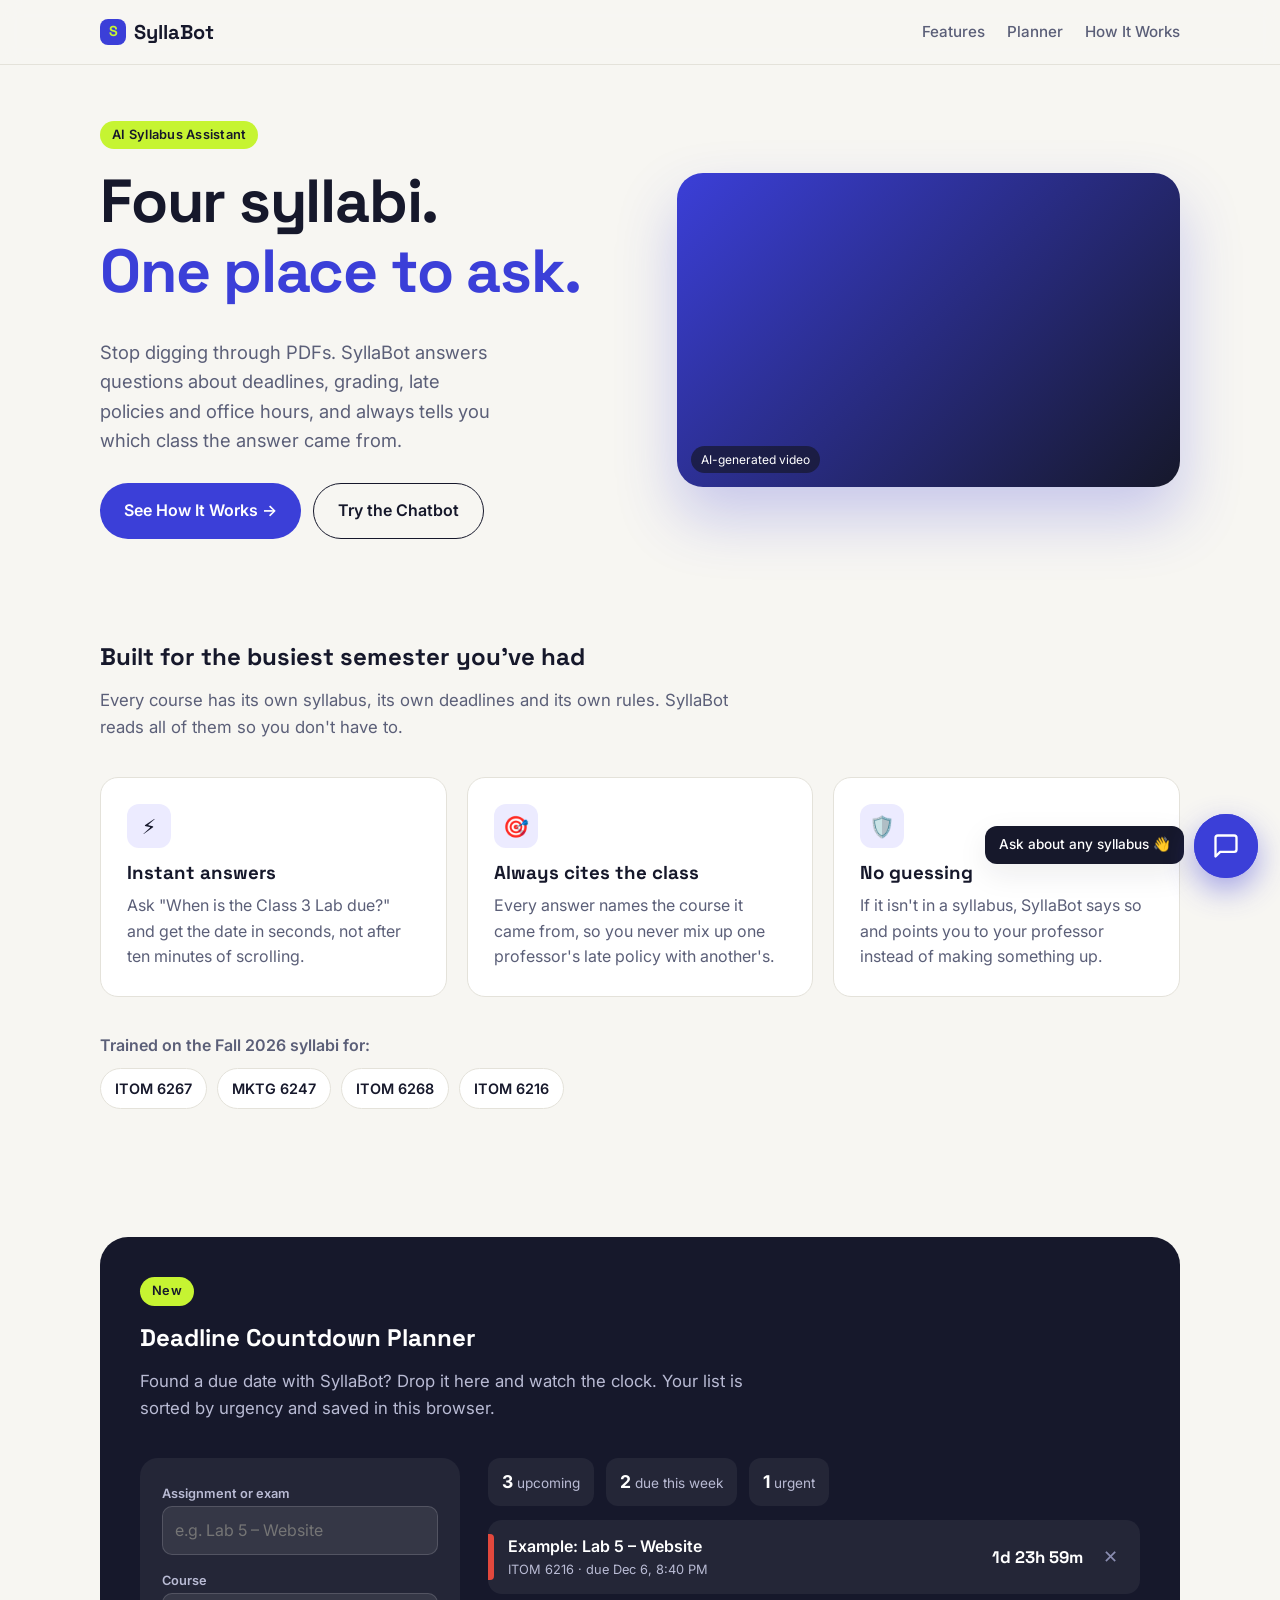
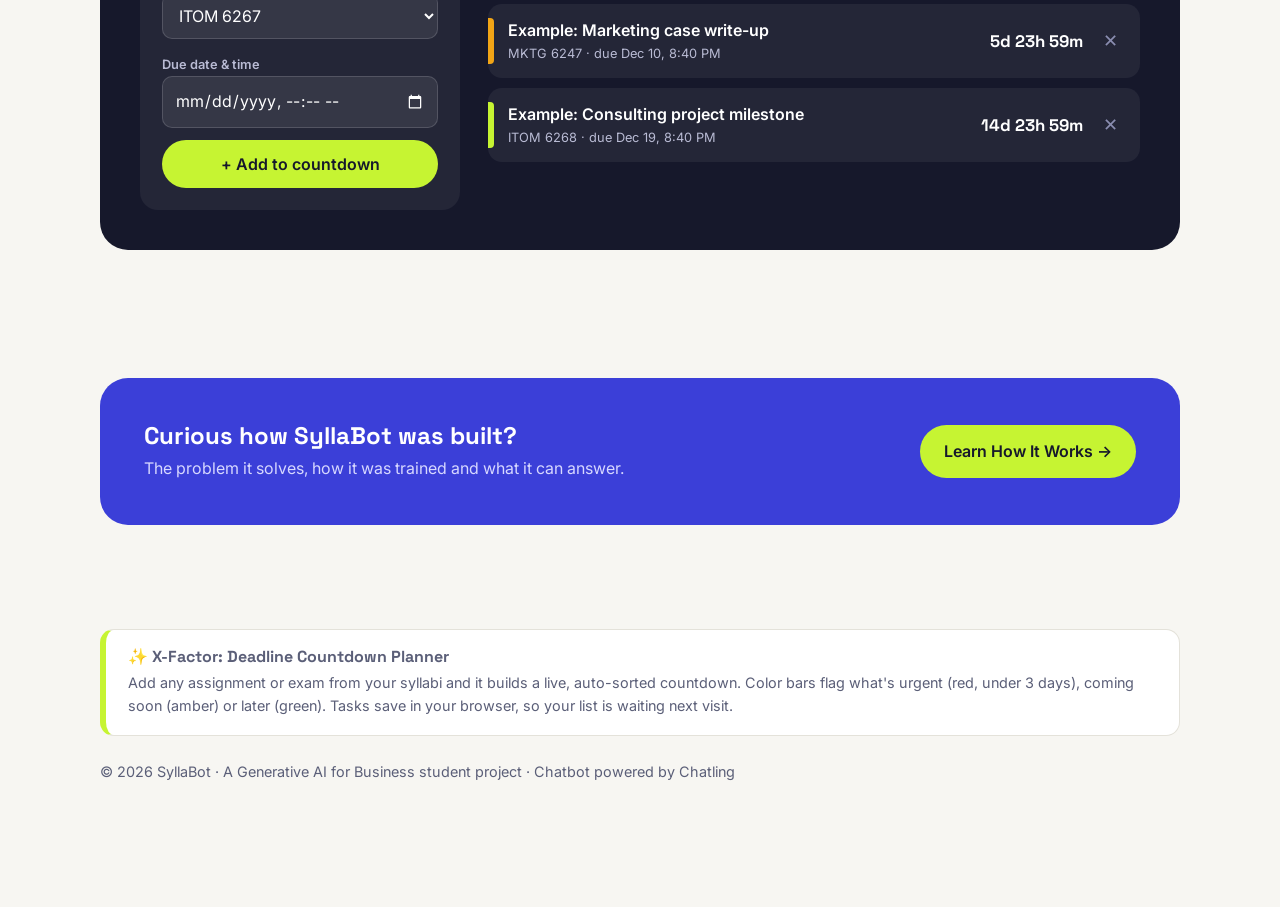
<file: index.html>
<!DOCTYPE html>
<html lang="en">
<head>
  <meta charset="UTF-8" />
  <meta name="viewport" content="width=device-width, initial-scale=1.0" />
  <title>SyllaBot — Your Syllabus, Answered</title>
  <meta name="description" content="SyllaBot is an AI syllabus assistant that answers questions about due dates, grading and office hours across all your courses." />
  <link rel="preconnect" href="https://fonts.googleapis.com" />
  <link rel="preconnect" href="https://fonts.gstatic.com" crossorigin />
  <link href="https://fonts.googleapis.com/css2?family=Inter:wght@400;500;600;700&family=Space+Grotesk:wght@500;700&display=swap" rel="stylesheet" />
  <link rel="stylesheet" href="style.css" />
</head>
<body>

  <nav class="nav">
    <div class="wrap">
      <a class="logo" href="index.html"><span class="logo-dot">S</span>SyllaBot</a>
      <div class="nav-links">
        <a href="#features" class="hide-sm">Features</a>
        <a href="#planner" class="hide-sm">Planner</a>
        <a href="how-it-works.html">How It Works</a>
      </div>
    </div>
  </nav>

  <!-- HERO with AI-generated video (autoplay + loop) -->
  <header class="hero">
    <div class="wrap hero-grid">
      <div>
        <span class="eyebrow">AI Syllabus Assistant</span>
        <h1>Four syllabi.<br /><span>One place to ask.</span></h1>
        <p class="lead">Stop digging through PDFs. SyllaBot answers questions about deadlines, grading, late policies and office hours, and always tells you which class the answer came from.</p>
        <div class="hero-ctas">
          <a class="btn btn-primary" href="how-it-works.html">See How It Works →</a>
          <a class="btn btn-ghost" href="#" data-open-chat>Try the Chatbot</a>
        </div>
      </div>
      <div class="video-frame">
        <video autoplay muted loop playsinline preload="auto" aria-label="AI-generated video of a student using SyllaBot">
          <source src="video.mp4" type="video/mp4" />
        </video>
        <span class="video-tag">AI-generated video</span>
      </div>
    </div>
  </header>

  <!-- FEATURES -->
  <section id="features">
    <div class="wrap">
      <div class="section-head reveal">
        <h2>Built for the busiest semester you've had</h2>
        <p>Every course has its own syllabus, its own deadlines and its own rules. SyllaBot reads all of them so you don't have to.</p>
      </div>
      <div class="cards">
        <div class="card reveal">
          <div class="icon">⚡</div>
          <h3>Instant answers</h3>
          <p>Ask "When is the Class 3 Lab due?" and get the date in seconds, not after ten minutes of scrolling.</p>
        </div>
        <div class="card reveal">
          <div class="icon">🎯</div>
          <h3>Always cites the class</h3>
          <p>Every answer names the course it came from, so you never mix up one professor's late policy with another's.</p>
        </div>
        <div class="card reveal">
          <div class="icon">🛡️</div>
          <h3>No guessing</h3>
          <p>If it isn't in a syllabus, SyllaBot says so and points you to your professor instead of making something up.</p>
        </div>
      </div>
      <div class="reveal" style="margin-top:36px">
        <p style="color:var(--muted);font-weight:600;margin-bottom:10px">Trained on the Fall 2026 syllabi for:</p>
        <div class="courses">
          <span class="chip">ITOM 6267</span>
          <span class="chip">MKTG 6247</span>
          <span class="chip">ITOM 6268</span>
          <span class="chip">ITOM 6216</span>
        </div>
      </div>
    </div>
  </section>

  <!-- X-FACTOR: Deadline Countdown Planner -->
  <section id="planner">
    <div class="wrap">
      <div class="planner reveal">
        <div class="section-head">
          <span class="eyebrow">New</span>
          <h2>Deadline Countdown Planner</h2>
          <p>Found a due date with SyllaBot? Drop it here and watch the clock. Your list is sorted by urgency and saved in this browser.</p>
        </div>
        <div class="planner-grid">
          <form id="task-form">
            <div>
              <label for="t-title">Assignment or exam</label>
              <input id="t-title" required maxlength="60" placeholder="e.g. Lab 5 – Website" />
            </div>
            <div>
              <label for="t-course">Course</label>
              <select id="t-course">
                <option>ITOM 6267</option>
                <option>MKTG 6247</option>
                <option>ITOM 6268</option>
                <option>ITOM 6216</option>
                <option>Other</option>
              </select>
            </div>
            <div>
              <label for="t-date">Due date &amp; time</label>
              <input id="t-date" type="datetime-local" required />
            </div>
            <button class="btn btn-accent" type="submit" style="justify-content:center">+ Add to countdown</button>
          </form>
          <div>
            <div class="planner-stats" id="stats"></div>
            <ul class="task-list" id="task-list"></ul>
          </div>
        </div>
      </div>
    </div>
  </section>

  <!-- CTA to second page -->
  <section>
    <div class="wrap">
      <div class="cta-band reveal">
        <div>
          <h2 style="margin-bottom:6px">Curious how SyllaBot was built?</h2>
          <p>The problem it solves, how it was trained and what it can answer.</p>
        </div>
        <a class="btn btn-accent" href="how-it-works.html">Learn How It Works →</a>
      </div>
    </div>
  </section>

  <footer>
    <div class="wrap">
      <div class="xfactor-note">
        <h3>✨ X-Factor: Deadline Countdown Planner</h3>
        <p>Add any assignment or exam from your syllabi and it builds a live, auto-sorted countdown. Color bars flag what's urgent (red, under 3 days), coming soon (amber) or later (green). Tasks save in your browser, so your list is waiting next visit.</p>
      </div>
      <p style="margin-top:24px">© 2026 SyllaBot · A Generative AI for Business student project · Chatbot powered by Chatling</p>
    </div>
  </footer>

  <script>
  // Deadline Countdown Planner
  (function () {
    var KEY = "syllabot-tasks";
    var list = document.getElementById("task-list");
    var stats = document.getElementById("stats");
    var form = document.getElementById("task-form");

    function load() {
      try {
        var raw = localStorage.getItem(KEY);
        if (raw) return JSON.parse(raw);
      } catch (e) {}
      // First visit: a few example tasks so the planner isn't empty
      var now = Date.now(), day = 864e5;
      return [
        { id: 1, title: "Example: Lab 5 – Website", course: "ITOM 6216", due: now + 2 * day },
        { id: 2, title: "Example: Marketing case write-up", course: "MKTG 6247", due: now + 6 * day },
        { id: 3, title: "Example: Consulting project milestone", course: "ITOM 6268", due: now + 15 * day }
      ];
    }
    var tasks = load();
    function save() { try { localStorage.setItem(KEY, JSON.stringify(tasks)); } catch (e) {} }

    function fmt(ms) {
      if (ms <= 0) return "Past due";
      var s = Math.floor(ms / 1000);
      var d = Math.floor(s / 86400), h = Math.floor((s % 86400) / 3600), m = Math.floor((s % 3600) / 60), sec = s % 60;
      if (d > 0) return d + "d " + h + "h " + m + "m";
      return h + "h " + String(m).padStart(2, "0") + "m " + String(sec).padStart(2, "0") + "s";
    }
    function esc(t) { var d = document.createElement("div"); d.textContent = t; return d.innerHTML; }

    function render() {
      var now = Date.now();
      tasks.sort(function (a, b) { return a.due - b.due; });
      if (!tasks.length) {
        list.innerHTML = '<li class="empty">No deadlines yet. Add one to start the countdown.</li>';
      } else {
        list.innerHTML = tasks.map(function (t) {
          var left = t.due - now, cls = left <= 0 ? "past" : left < 3 * 864e5 ? "urgent" : left < 7 * 864e5 ? "soon" : "later";
          var when = new Date(t.due).toLocaleString([], { month: "short", day: "numeric", hour: "numeric", minute: "2-digit" });
          return '<li class="task ' + cls + '"><span class="bar"></span>' +
            '<div><div class="t-title">' + esc(t.title) + '</div><div class="t-course">' + esc(t.course) + ' · due ' + when + '</div></div>' +
            '<div class="t-count" data-due="' + t.due + '">' + fmt(left) + '</div>' +
            '<button class="t-del" data-id="' + t.id + '" aria-label="Remove">✕</button></li>';
        }).join("");
      }
      var upcoming = tasks.filter(function (t) { return t.due > now; });
      var urgent = upcoming.filter(function (t) { return t.due - now < 3 * 864e5; }).length;
      var week = upcoming.filter(function (t) { return t.due - now < 7 * 864e5; }).length;
      stats.innerHTML = '<div class="stat"><b>' + upcoming.length + '</b>upcoming</div>' +
        '<div class="stat"><b>' + week + '</b>due this week</div>' +
        '<div class="stat"><b>' + urgent + '</b>urgent</div>';
    }

    function tick() {
      var now = Date.now();
      list.querySelectorAll(".t-count").forEach(function (el) { el.textContent = fmt(+el.dataset.due - now); });
    }

    form.addEventListener("submit", function (e) {
      e.preventDefault();
      var due = new Date(document.getElementById("t-date").value).getTime();
      if (isNaN(due)) return;
      tasks.push({ id: Date.now(), title: document.getElementById("t-title").value.trim(), course: document.getElementById("t-course").value, due: due });
      save(); render(); form.reset();
    });
    list.addEventListener("click", function (e) {
      var b = e.target.closest(".t-del"); if (!b) return;
      tasks = tasks.filter(function (t) { return String(t.id) !== b.dataset.id; });
      save(); render();
    });

    render();
    setInterval(tick, 1000);
    setInterval(render, 60000);
  })();
  </script>
  <script src="chat.js"></script>
</body>
</html>
</file>
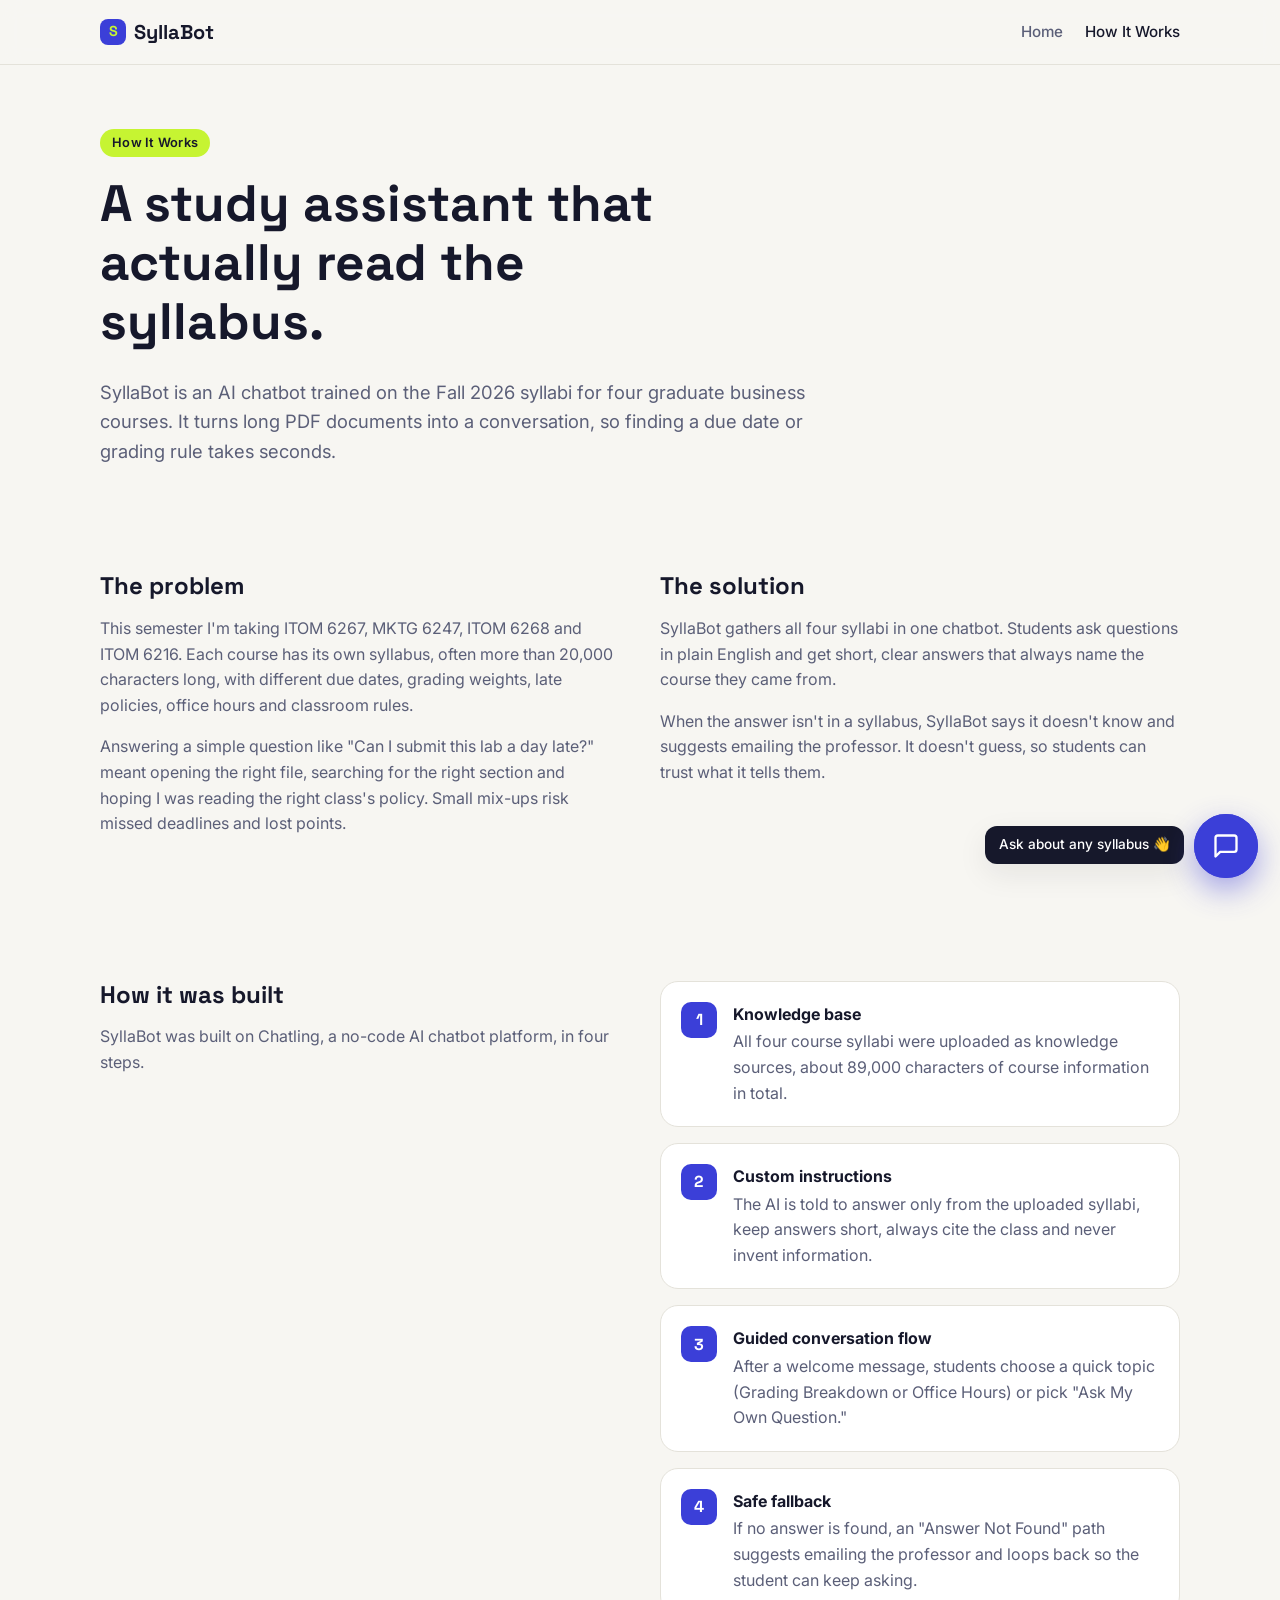
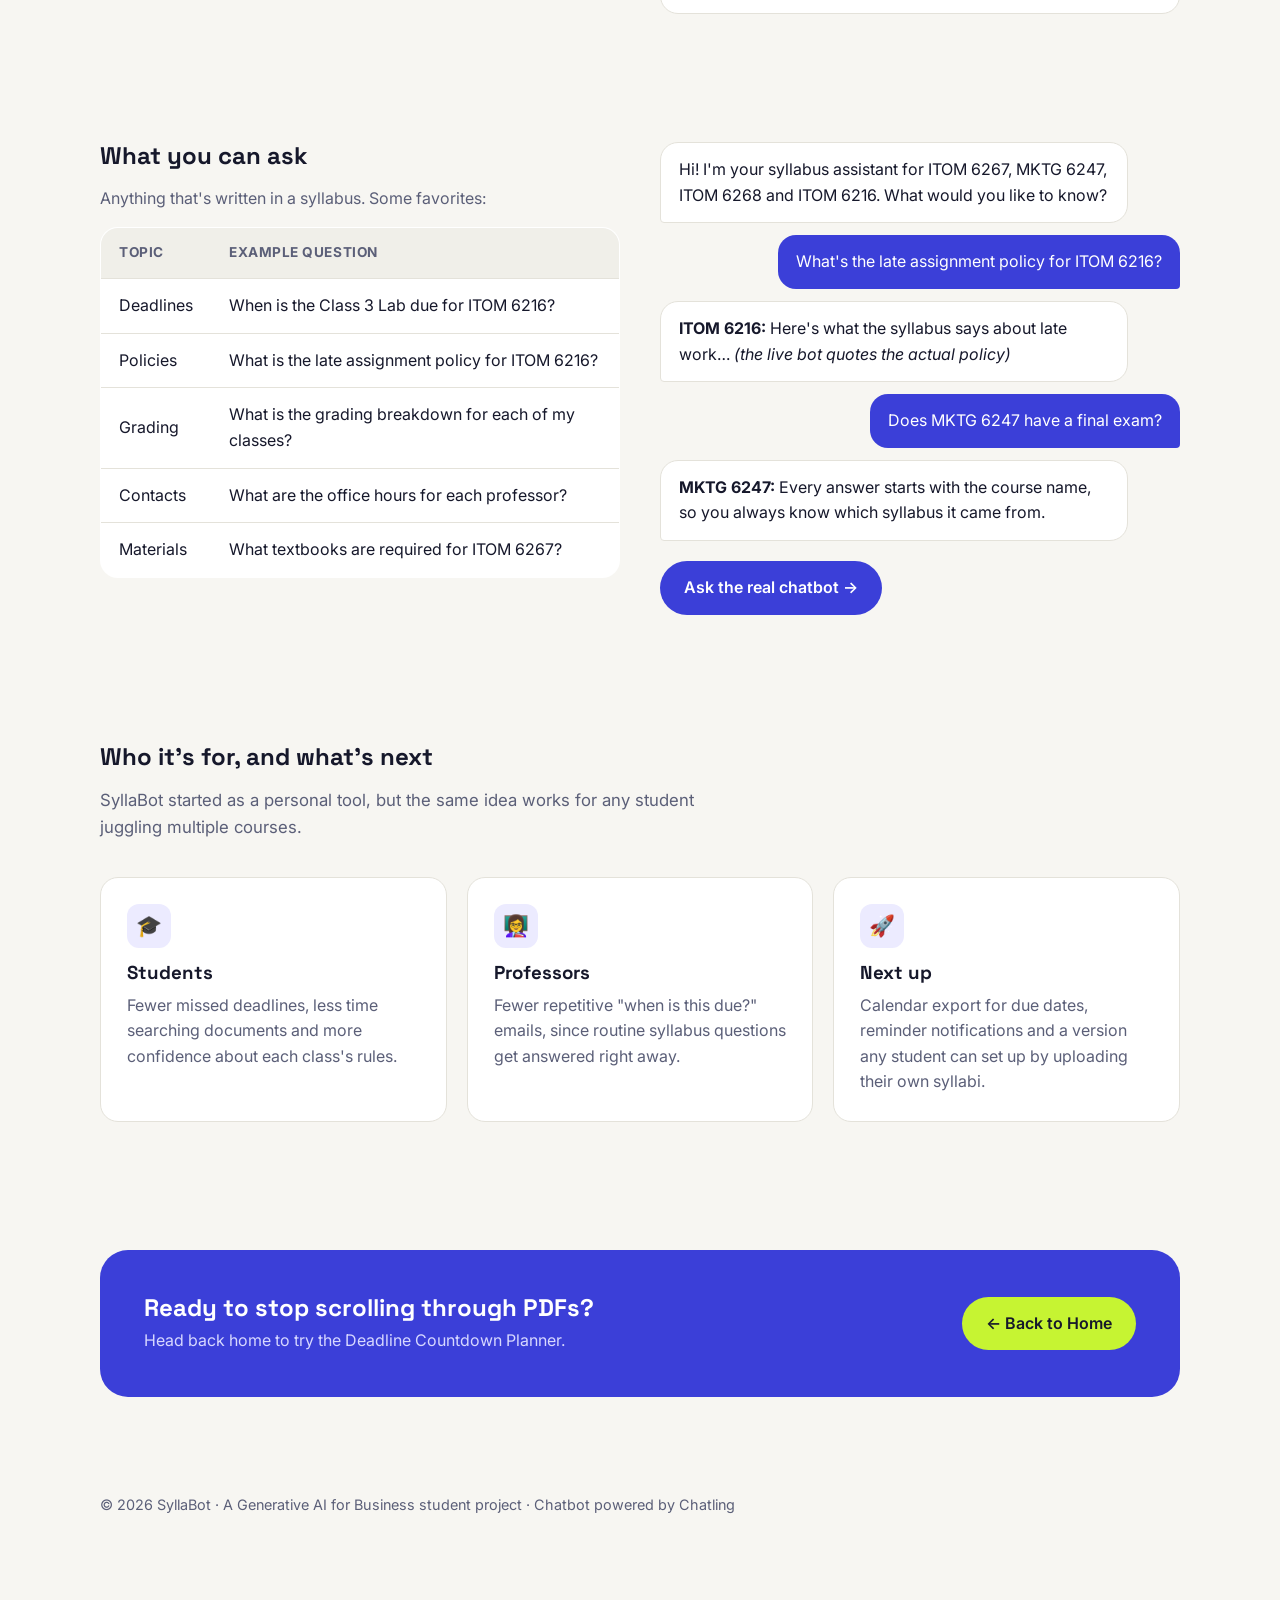
<file: how-it-works.html>
<!DOCTYPE html>
<html lang="en">
<head>
  <meta charset="UTF-8" />
  <meta name="viewport" content="width=device-width, initial-scale=1.0" />
  <title>How It Works — SyllaBot</title>
  <meta name="description" content="How SyllaBot was built: the problem, the training data and what it can answer." />
  <link rel="preconnect" href="https://fonts.googleapis.com" />
  <link rel="preconnect" href="https://fonts.gstatic.com" crossorigin />
  <link href="https://fonts.googleapis.com/css2?family=Inter:wght@400;500;600;700&family=Space+Grotesk:wght@500;700&display=swap" rel="stylesheet" />
  <link rel="stylesheet" href="style.css" />
</head>
<body>

  <nav class="nav">
    <div class="wrap">
      <a class="logo" href="index.html"><span class="logo-dot">S</span>SyllaBot</a>
      <div class="nav-links">
        <a href="index.html">Home</a>
        <a href="how-it-works.html" class="active">How It Works</a>
      </div>
    </div>
  </nav>

  <header class="page-hero">
    <div class="wrap">
      <span class="eyebrow">How It Works</span>
      <h1>A study assistant that actually read the syllabus.</h1>
      <p>SyllaBot is an AI chatbot trained on the Fall 2026 syllabi for four graduate business courses. It turns long PDF documents into a conversation, so finding a due date or grading rule takes seconds.</p>
    </div>
  </header>

  <!-- Problem / solution -->
  <section>
    <div class="wrap two-col">
      <div class="prose reveal">
        <h2>The problem</h2>
        <p>This semester I'm taking ITOM 6267, MKTG 6247, ITOM 6268 and ITOM 6216. Each course has its own syllabus, often more than 20,000 characters long, with different due dates, grading weights, late policies, office hours and classroom rules.</p>
        <p>Answering a simple question like "Can I submit this lab a day late?" meant opening the right file, searching for the right section and hoping I was reading the right class's policy. Small mix-ups risk missed deadlines and lost points.</p>
      </div>
      <div class="prose reveal">
        <h2>The solution</h2>
        <p>SyllaBot gathers all four syllabi in one chatbot. Students ask questions in plain English and get short, clear answers that always name the course they came from.</p>
        <p>When the answer isn't in a syllabus, SyllaBot says it doesn't know and suggests emailing the professor. It doesn't guess, so students can trust what it tells them.</p>
      </div>
    </div>
  </section>

  <!-- How it was built -->
  <section>
    <div class="wrap two-col">
      <div class="reveal">
        <h2>How it was built</h2>
        <p style="color:var(--muted)">SyllaBot was built on Chatling, a no-code AI chatbot platform, in four steps.</p>
      </div>
      <ol class="steps reveal">
        <li><strong>Knowledge base</strong><span>All four course syllabi were uploaded as knowledge sources, about 89,000 characters of course information in total.</span></li>
        <li><strong>Custom instructions</strong><span>The AI is told to answer only from the uploaded syllabi, keep answers short, always cite the class and never invent information.</span></li>
        <li><strong>Guided conversation flow</strong><span>After a welcome message, students choose a quick topic (Grading Breakdown or Office Hours) or pick "Ask My Own Question."</span></li>
        <li><strong>Safe fallback</strong><span>If no answer is found, an "Answer Not Found" path suggests emailing the professor and loops back so the student can keep asking.</span></li>
      </ol>
    </div>
  </section>

  <!-- Example conversation -->
  <section>
    <div class="wrap two-col">
      <div class="reveal">
        <h2>What you can ask</h2>
        <p style="color:var(--muted)">Anything that's written in a syllabus. Some favorites:</p>
        <table>
          <thead><tr><th>Topic</th><th>Example question</th></tr></thead>
          <tbody>
            <tr><td>Deadlines</td><td>When is the Class 3 Lab due for ITOM 6216?</td></tr>
            <tr><td>Policies</td><td>What is the late assignment policy for ITOM 6216?</td></tr>
            <tr><td>Grading</td><td>What is the grading breakdown for each of my classes?</td></tr>
            <tr><td>Contacts</td><td>What are the office hours for each professor?</td></tr>
            <tr><td>Materials</td><td>What textbooks are required for ITOM 6267?</td></tr>
          </tbody>
        </table>
      </div>
      <div class="qa reveal">
        <div class="bubble a">Hi! I'm your syllabus assistant for ITOM 6267, MKTG 6247, ITOM 6268 and ITOM 6216. What would you like to know?</div>
        <div class="bubble q">What's the late assignment policy for ITOM 6216?</div>
        <div class="bubble a"><b>ITOM 6216:</b> Here's what the syllabus says about late work… <em>(the live bot quotes the actual policy)</em></div>
        <div class="bubble q">Does MKTG 6247 have a final exam?</div>
        <div class="bubble a"><b>MKTG 6247:</b> Every answer starts with the course name, so you always know which syllabus it came from.</div>
        <a class="btn btn-primary" href="#" data-open-chat style="align-self:flex-start;margin-top:8px">Ask the real chatbot →</a>
      </div>
    </div>
  </section>

  <!-- Who it's for / roadmap -->
  <section>
    <div class="wrap">
      <div class="section-head reveal">
        <h2>Who it's for, and what's next</h2>
        <p>SyllaBot started as a personal tool, but the same idea works for any student juggling multiple courses.</p>
      </div>
      <div class="cards">
        <div class="card reveal">
          <div class="icon">🎓</div>
          <h3>Students</h3>
          <p>Fewer missed deadlines, less time searching documents and more confidence about each class's rules.</p>
        </div>
        <div class="card reveal">
          <div class="icon">👩‍🏫</div>
          <h3>Professors</h3>
          <p>Fewer repetitive "when is this due?" emails, since routine syllabus questions get answered right away.</p>
        </div>
        <div class="card reveal">
          <div class="icon">🚀</div>
          <h3>Next up</h3>
          <p>Calendar export for due dates, reminder notifications and a version any student can set up by uploading their own syllabi.</p>
        </div>
      </div>
    </div>
  </section>

  <section>
    <div class="wrap">
      <div class="cta-band reveal">
        <div>
          <h2 style="margin-bottom:6px">Ready to stop scrolling through PDFs?</h2>
          <p>Head back home to try the Deadline Countdown Planner.</p>
        </div>
        <a class="btn btn-accent" href="index.html">← Back to Home</a>
      </div>
    </div>
  </section>

  <footer>
    <div class="wrap">© 2026 SyllaBot · A Generative AI for Business student project · Chatbot powered by Chatling</div>
  </footer>

  <script src="chat.js"></script>
</body>
</html>
</file>
<file: style.css>
:root {
  --bg: #f7f6f2;
  --surface: #ffffff;
  --ink: #16182b;
  --muted: #5b5f78;
  --line: #e4e2da;
  --brand: #3b3fd8;
  --brand-ink: #ffffff;
  --accent: #c6f432;
  --danger: #e2483d;
  --warn: #f2a516;
  --ok: #2f9e6b;
  --radius: 18px;
  --shadow: 0 10px 30px rgba(22, 24, 43, 0.08);
}

* { box-sizing: border-box; }
html { scroll-behavior: smooth; }
body {
  margin: 0;
  font-family: "Inter", system-ui, -apple-system, "Segoe UI", sans-serif;
  background: var(--bg);
  color: var(--ink);
  line-height: 1.6;
}
h1, h2, h3 { font-family: "Space Grotesk", "Inter", sans-serif; line-height: 1.15; margin: 0 0 .5em; }
a { color: var(--brand); }
img, video { max-width: 100%; display: block; }
.wrap { max-width: 1120px; margin: 0 auto; padding: 0 20px; }

/* Nav */
.nav { position: sticky; top: 0; z-index: 50; background: rgba(247, 246, 242, .85); backdrop-filter: blur(10px); border-bottom: 1px solid var(--line); }
.nav .wrap { display: flex; align-items: center; justify-content: space-between; height: 64px; }
.logo { font-family: "Space Grotesk", sans-serif; font-weight: 700; font-size: 1.25rem; color: var(--ink); text-decoration: none; display: flex; align-items: center; gap: 8px; }
.logo-dot { width: 26px; height: 26px; border-radius: 8px; background: var(--brand); display: grid; place-items: center; color: var(--accent); font-size: .9rem; }
.nav-links { display: flex; gap: 22px; align-items: center; }
.nav-links a { color: var(--muted); text-decoration: none; font-weight: 500; font-size: .95rem; }
.nav-links a:hover, .nav-links a.active { color: var(--ink); }

/* Buttons */
.btn { display: inline-flex; align-items: center; gap: 8px; padding: 14px 24px; border-radius: 999px; font-weight: 600; text-decoration: none; border: 0; cursor: pointer; font-size: 1rem; transition: transform .15s ease, box-shadow .15s ease; font-family: inherit; }
.btn:hover { transform: translateY(-2px); box-shadow: var(--shadow); }
.btn-primary { background: var(--brand); color: var(--brand-ink); }
.btn-ghost { background: transparent; color: var(--ink); border: 1.5px solid var(--ink); }
.btn-accent { background: var(--accent); color: var(--ink); }

/* Hero */
.hero { padding: 56px 0 40px; }
.hero-grid { display: grid; grid-template-columns: 1.05fr 1fr; gap: 48px; align-items: center; }
.eyebrow { display: inline-block; background: var(--accent); color: var(--ink); font-weight: 600; font-size: .8rem; padding: 4px 12px; border-radius: 999px; letter-spacing: .02em; margin-bottom: 18px; }
.hero h1 { font-size: clamp(2.3rem, 5vw, 3.8rem); letter-spacing: -.02em; }
.hero h1 span { color: var(--brand); }
.hero p.lead { font-size: 1.15rem; color: var(--muted); max-width: 34ch; margin-bottom: 28px; }
.hero-ctas { display: flex; gap: 12px; flex-wrap: wrap; }
.video-frame { position: relative; border-radius: 26px; overflow: hidden; box-shadow: 0 30px 60px rgba(59, 63, 216, .25); background: linear-gradient(135deg, #3b3fd8, #16182b); aspect-ratio: 16 / 10; }
.video-frame video { width: 100%; height: 100%; object-fit: cover; }
.video-tag { position: absolute; left: 14px; bottom: 14px; background: rgba(22, 24, 43, .7); color: #fff; font-size: .75rem; padding: 4px 10px; border-radius: 999px; }

/* Sections */
section { padding: 64px 0; }
.section-head { max-width: 640px; margin-bottom: 36px; }
.section-head p { color: var(--muted); font-size: 1.05rem; }
.cards { display: grid; grid-template-columns: repeat(3, 1fr); gap: 20px; }
.card { background: var(--surface); border: 1px solid var(--line); border-radius: var(--radius); padding: 26px; }
.card .icon { width: 44px; height: 44px; border-radius: 12px; background: #ecebff; display: grid; place-items: center; font-size: 1.3rem; margin-bottom: 14px; }
.card p { color: var(--muted); margin: 0; }
.courses { display: flex; flex-wrap: wrap; gap: 10px; }
.chip { background: var(--surface); border: 1px solid var(--line); padding: 8px 14px; border-radius: 999px; font-weight: 600; font-size: .9rem; }

/* Planner (X-factor) */
.planner { background: var(--ink); color: #fff; border-radius: 28px; padding: 40px; }
.planner .section-head p { color: #b9bbd4; }
.planner-grid { display: grid; grid-template-columns: 320px 1fr; gap: 28px; }
.planner form { background: rgba(255,255,255,.06); border-radius: var(--radius); padding: 22px; display: flex; flex-direction: column; gap: 12px; align-self: start; }
.planner label { font-size: .8rem; color: #b9bbd4; font-weight: 600; }
.planner input, .planner select { width: 100%; padding: 11px 12px; border-radius: 10px; border: 1px solid rgba(255,255,255,.15); background: rgba(255,255,255,.08); color: #fff; font: inherit; }
.planner select option { color: var(--ink); }
.planner input::-webkit-calendar-picker-indicator { filter: invert(1); }
.task-list { list-style: none; margin: 0; padding: 0; display: flex; flex-direction: column; gap: 10px; }
.task { display: grid; grid-template-columns: 6px 1fr auto auto; gap: 14px; align-items: center; background: rgba(255,255,255,.06); border-radius: 14px; padding: 14px 16px 14px 0; overflow: hidden; }
.task .bar { height: 100%; min-height: 44px; border-radius: 0 4px 4px 0; }
.task .t-title { font-weight: 600; }
.task .t-course { font-size: .8rem; color: #b9bbd4; }
.task .t-count { font-family: "Space Grotesk", sans-serif; font-weight: 700; font-size: 1.05rem; text-align: right; white-space: nowrap; }
.task .t-del { background: none; border: 0; color: #8a8db0; cursor: pointer; font-size: 1.1rem; }
.task .t-del:hover { color: #fff; }
.task.urgent .bar { background: var(--danger); }
.task.soon .bar { background: var(--warn); }
.task.later .bar { background: var(--accent); }
.task.past { opacity: .45; }
.task.past .bar { background: #8a8db0; }
.empty { color: #8a8db0; padding: 30px; text-align: center; border: 1.5px dashed rgba(255,255,255,.15); border-radius: 14px; }
.planner-stats { display: flex; gap: 12px; margin-bottom: 14px; flex-wrap: wrap; }
.stat { background: rgba(255,255,255,.06); border-radius: 12px; padding: 10px 14px; font-size: .85rem; color: #b9bbd4; }
.stat b { color: #fff; font-size: 1.1rem; margin-right: 4px; }

/* Content page */
.page-hero { padding: 64px 0 24px; }
.page-hero h1 { font-size: clamp(2rem, 4.5vw, 3.2rem); max-width: 18ch; }
.page-hero p { color: var(--muted); font-size: 1.15rem; max-width: 60ch; }
.two-col { display: grid; grid-template-columns: 1fr 1fr; gap: 40px; align-items: start; }
.prose p { color: var(--muted); }
.steps { counter-reset: step; list-style: none; padding: 0; margin: 0; display: flex; flex-direction: column; gap: 16px; }
.steps li { counter-increment: step; background: var(--surface); border: 1px solid var(--line); border-radius: var(--radius); padding: 20px 20px 20px 72px; position: relative; }
.steps li::before { content: counter(step); position: absolute; left: 20px; top: 20px; width: 36px; height: 36px; border-radius: 10px; background: var(--brand); color: #fff; display: grid; place-items: center; font-weight: 700; font-family: "Space Grotesk", sans-serif; }
.steps li strong { display: block; margin-bottom: 2px; }
.steps li span { color: var(--muted); }
.qa { display: flex; flex-direction: column; gap: 12px; }
.bubble { padding: 14px 18px; border-radius: 18px; max-width: 90%; }
.bubble.q { background: var(--brand); color: #fff; align-self: flex-end; border-bottom-right-radius: 4px; }
.bubble.a { background: var(--surface); border: 1px solid var(--line); align-self: flex-start; border-bottom-left-radius: 4px; }
table { width: 100%; border-collapse: collapse; background: var(--surface); border-radius: var(--radius); overflow: hidden; border: 1px solid var(--line); }
th, td { text-align: left; padding: 14px 18px; border-bottom: 1px solid var(--line); }
th { background: #f0efe9; font-size: .85rem; text-transform: uppercase; letter-spacing: .04em; color: var(--muted); }
tr:last-child td { border-bottom: 0; }
.cta-band { background: var(--brand); color: #fff; border-radius: 28px; padding: 44px; display: flex; justify-content: space-between; align-items: center; gap: 24px; flex-wrap: wrap; }
.cta-band p { color: #d7d8ff; margin: 0; }

/* Footer + x-factor note */
.xfactor-note { background: var(--surface); border: 1px solid var(--line); border-left: 6px solid var(--accent); border-radius: 14px; padding: 18px 22px; margin-top: 8px; }
.xfactor-note h3 { font-size: 1rem; margin-bottom: 4px; }
.xfactor-note p { margin: 0; color: var(--muted); }
footer { padding: 32px 0 110px; color: var(--muted); font-size: .9rem; }

/* Reveal on scroll */
.reveal { opacity: 0; transform: translateY(24px); transition: opacity .7s ease, transform .7s ease; }
.reveal.in { opacity: 1; transform: none; }

/* Chat widget */
.chat-launcher { position: fixed; right: 22px; bottom: 22px; z-index: 1000; width: 64px; height: 64px; border-radius: 50%; background: var(--brand); color: #fff; border: 0; cursor: pointer; box-shadow: 0 12px 30px rgba(59, 63, 216, .45); display: grid; place-items: center; transition: transform .2s ease; }
.chat-launcher:hover { transform: scale(1.06); }
.chat-launcher svg { width: 28px; height: 28px; }
.chat-launcher .pulse { position: absolute; inset: 0; border-radius: 50%; border: 2px solid var(--brand); animation: pulse 2s infinite; }
@keyframes pulse { from { transform: scale(1); opacity: .8; } to { transform: scale(1.5); opacity: 0; } }
.chat-hint { position: fixed; right: 96px; bottom: 36px; z-index: 1000; background: var(--ink); color: #fff; padding: 8px 14px; border-radius: 12px; font-size: .85rem; font-weight: 500; box-shadow: var(--shadow); }
.chat-panel { position: fixed; right: 22px; bottom: 100px; z-index: 1000; width: 380px; height: 580px; max-height: calc(100vh - 130px); background: #fff; border-radius: 20px; overflow: hidden; box-shadow: 0 30px 70px rgba(22, 24, 43, .3); display: none; flex-direction: column; border: 1px solid var(--line); }
.chat-panel.open { display: flex; animation: pop .25s ease; }
@keyframes pop { from { opacity: 0; transform: translateY(16px) scale(.97); } to { opacity: 1; transform: none; } }
.chat-head { background: var(--brand); color: #fff; padding: 14px 18px; display: flex; justify-content: space-between; align-items: center; }
.chat-head b { display: block; font-family: "Space Grotesk", sans-serif; }
.chat-head small { color: #d7d8ff; }
.chat-head button { background: none; border: 0; color: #fff; font-size: 1.4rem; cursor: pointer; line-height: 1; }
.chat-panel iframe { flex: 1; width: 100%; border: 0; }

@media (max-width: 860px) {
  .hero-grid, .two-col, .planner-grid { grid-template-columns: 1fr; }
  .cards { grid-template-columns: 1fr; }
  .nav-links a.hide-sm { display: none; }
  .planner { padding: 26px 18px; }
  .cta-band { padding: 30px 22px; }
  .chat-panel { right: 10px; left: 10px; width: auto; bottom: 96px; }
  .chat-hint { display: none; }
}
@media (prefers-reduced-motion: reduce) {
  .reveal { opacity: 1; transform: none; transition: none; }
  .chat-launcher .pulse { animation: none; }
}
</file>
